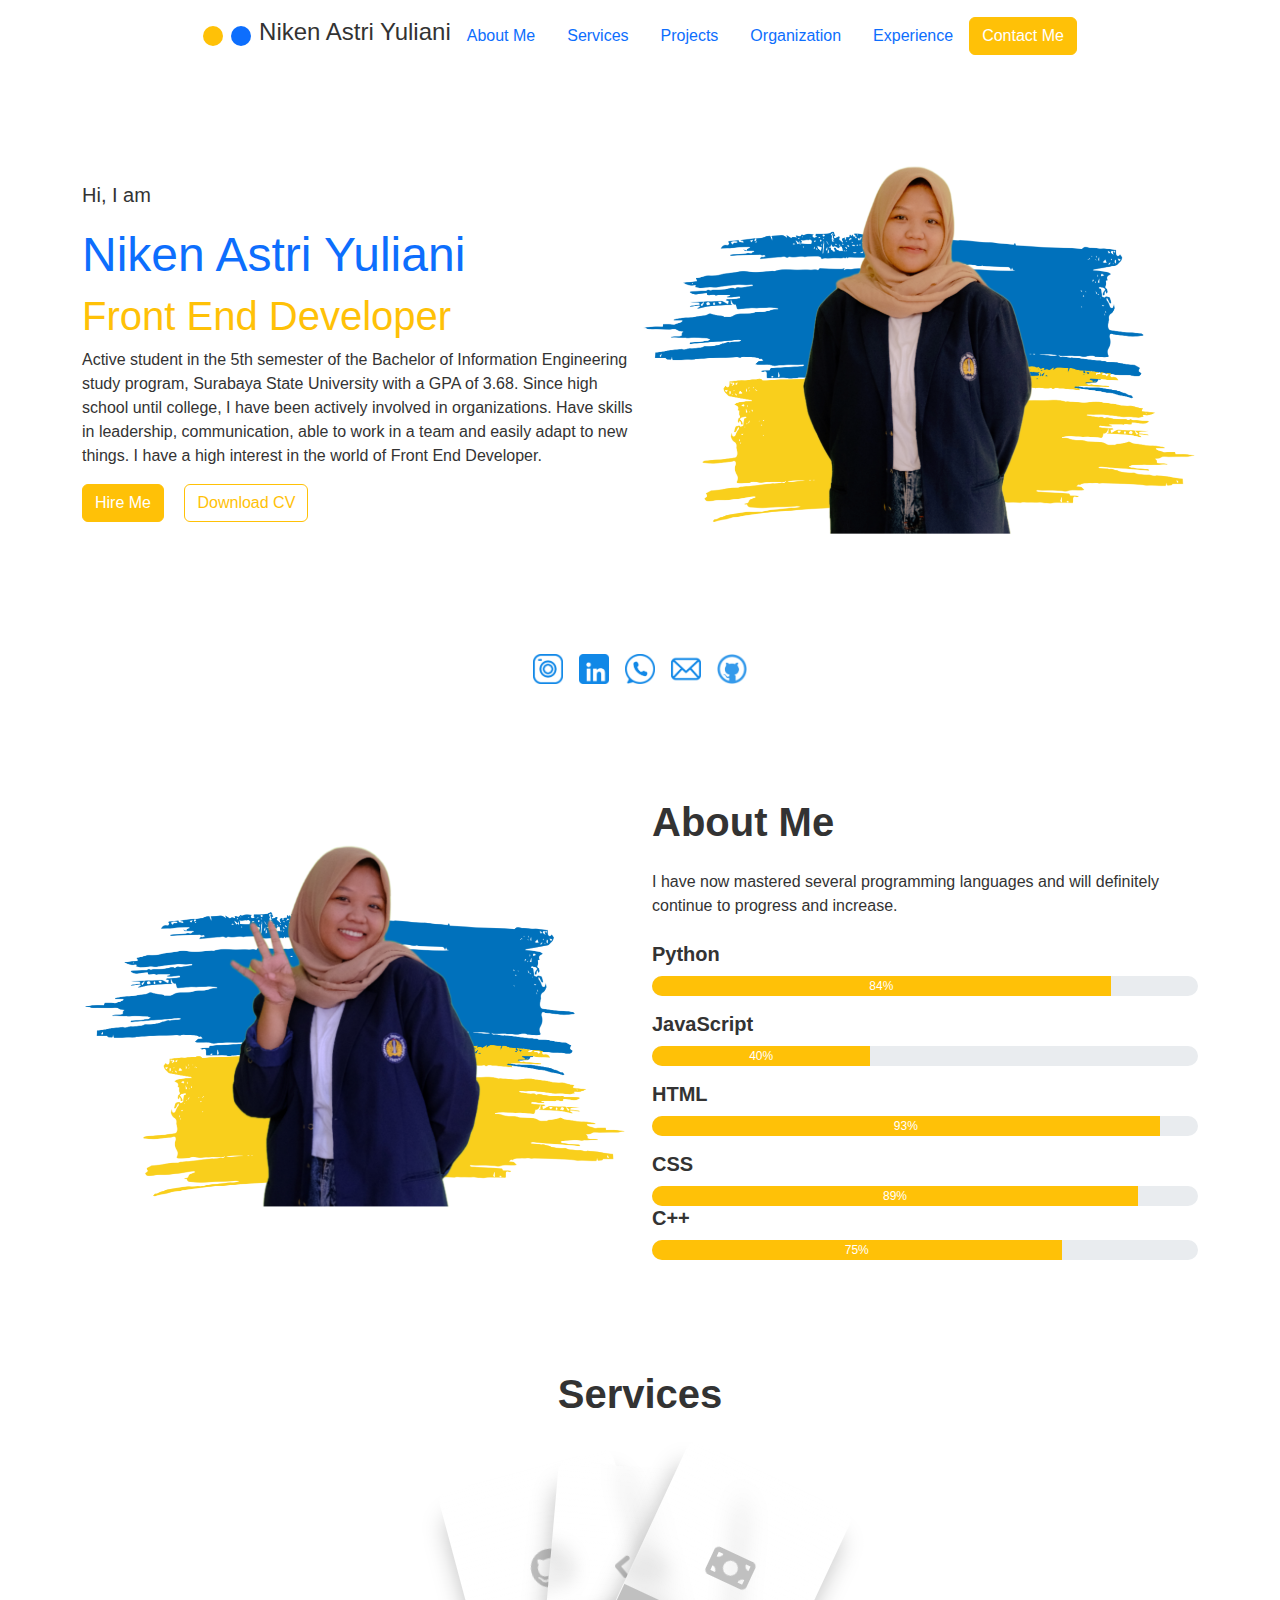
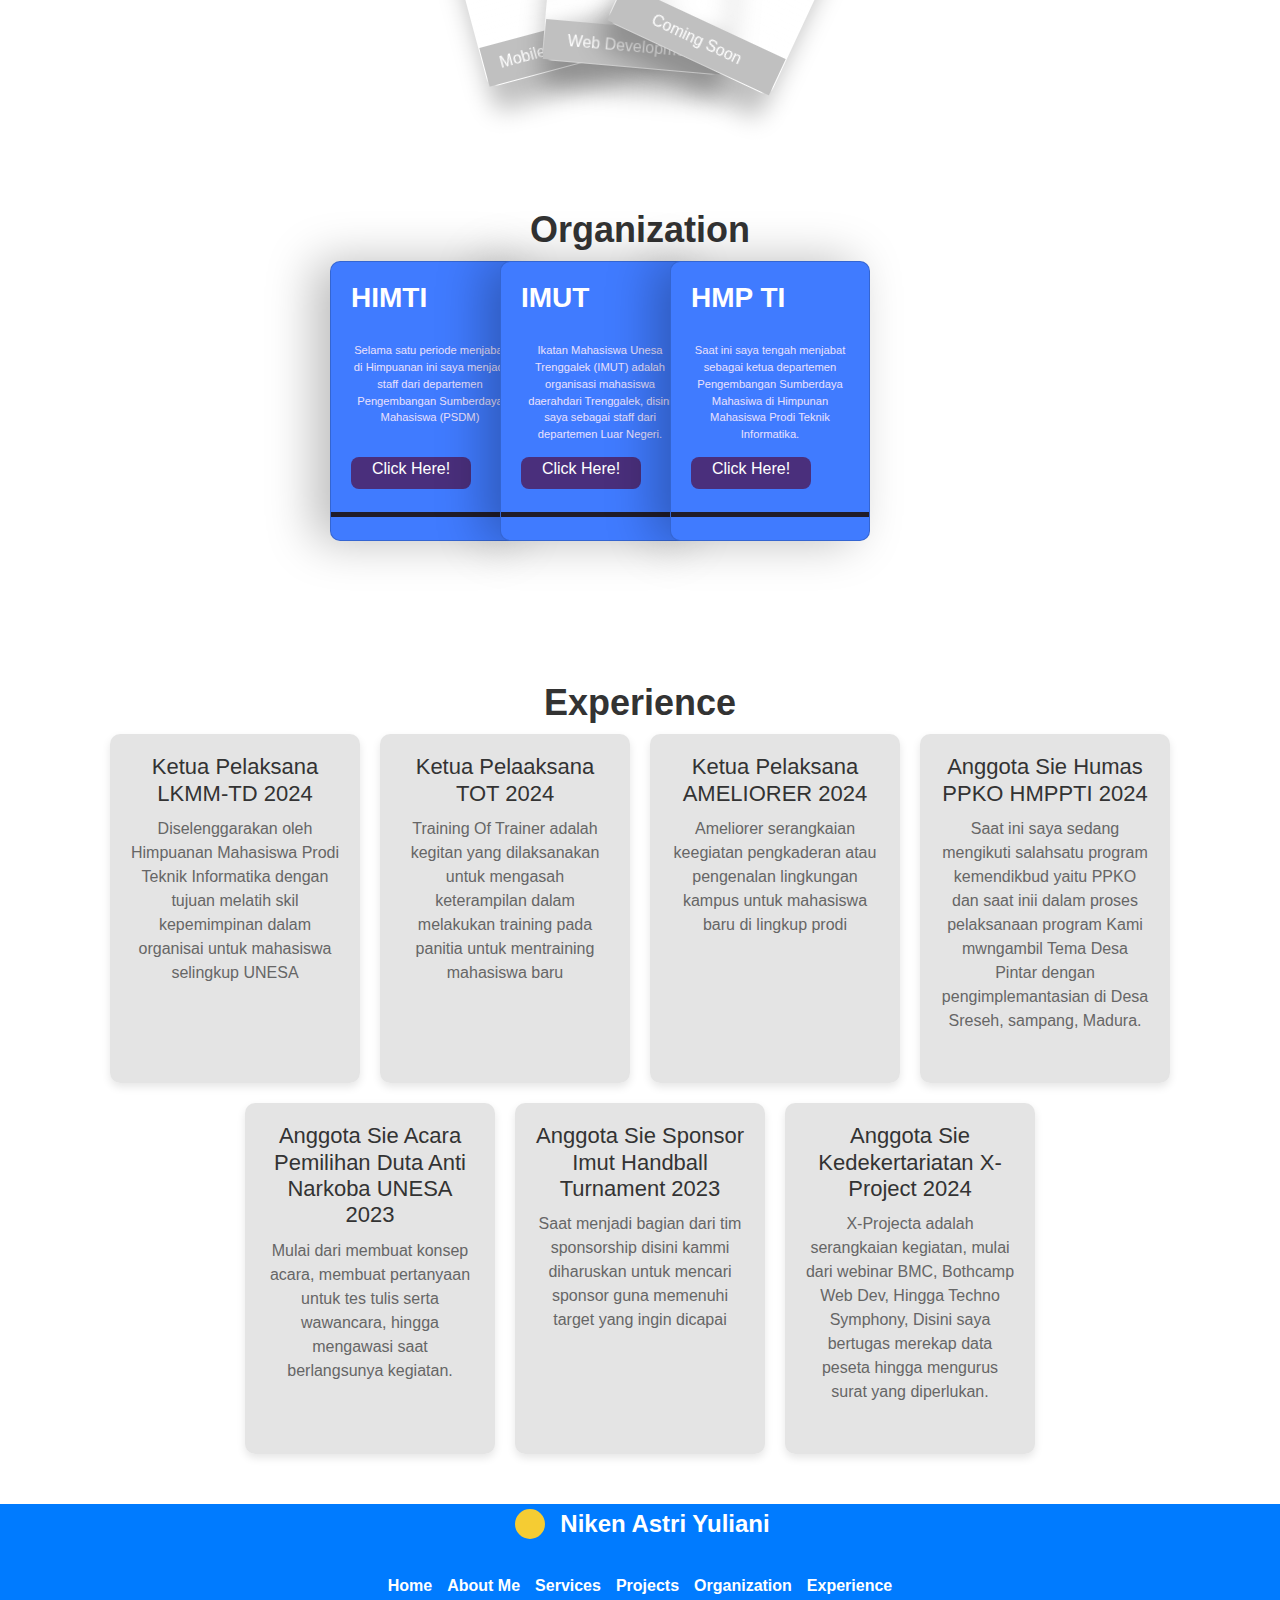
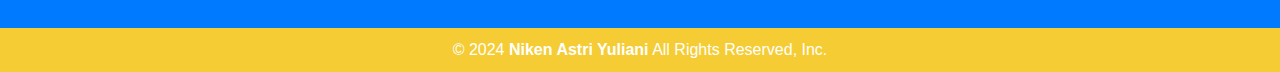
<file: Portofolio Niken/index.html>
<!DOCTYPE html>
<html lang="en">

<head>
  <meta charset="UTF-8" />
  <meta name="viewport" content="width=device-width, initial-scale=1.0" />
  <title>Niken Astri Yuliani - Portofolio</title>
  <link href="https://cdn.jsdelivr.net/npm/bootstrap@5.3.0-alpha1/dist/css/bootstrap.min.css" rel="stylesheet" />
  <link rel="stylesheet" href="styles.css" />
</head>

<body>
  <header class="container my-3">
    <div class="d-flex justify-content-between align-items-center">
      <div class="d-flex align-items-center">
        <div class="circle bg-warning me-2"></div>
        <div class="circle bg-primary"></div>
        <h1 class="ms-2">Niken Astri Yuliani</h1>
      </div>
      <nav>
        <ul class="nav">
          <li class="nav-item">
            <a class="nav-link" href="#about">About Me</a>
          </li>
          <li class="nav-item">
            <a class="nav-link" href="#services">Services</a>
          </li>
          <li class="nav-item">
            <a class="nav-link" href="#projects">Projects</a>
          </li><li class="nav-item">
            <a class="nav-link" href="#organization">Organization</a>
          </li>
          <li class="nav-item">
            <a class="nav-link" href="#experience">Experience</a>
          </li>
        </ul>
      </nav>
      <a href="#contact" class="btn btn-warning text-white">Contact Me</a>
    </div>
  </header>

  <section id="home" class="intro container d-flex flex-lg-row flex-column align-items-center">
    <div class="text-content col-lg-6 text-center text-lg-start">
      <p class="lead">Hi, I am</p>
      <h2 class="display-4 text-primary">Niken Astri Yuliani</h2>
      <h3 class="display-5 text-warning">Front End Developer</h3>
      <p>
        Active student in the 5th semester of the Bachelor of Information
        Engineering study program, Surabaya State University with a GPA of
        3.68. Since high school until college, I have been actively involved
        in organizations. Have skills in leadership, communication, able to
        work in a team and easily adapt to new things. I have a high interest
        in the world of Front End Developer.
      </p>
      <div class="mt-3">
        <a href="#" class="btn btn-warning text-white me-3">Hire Me</a>
        <a href="https://drive.google.com/uc?export=download&id=1zF8R5KocXCZpe7hcb5G0BNWSK_ONHCM0"
          class="btn btn-outline-warning" download>Download CV</a>
      </div>
    </div>
    <div class="image-content col-lg-6 text-center mt-4 mt-lg-0">
      <img src="Pict/nikenn.png" alt="Niken pict" class="img-fluid rounded" />
    </div>
  </section>

  <section class="container text-center py-4">
    <div class="d-flex justify-content-center gap-3">
      <a href="https://www.instagram.com/kenns__0?igsh=dGFod20xc2o2N2F3"><img src="Pict/instagram.png" alt="Instagram"
          width="30" /></a>
      <a
        href="https://www.linkedin.com/in/niken-astri-yuliani-980008310?utm_source=share&utm_campaign=share_via&utm_content=profile&utm_medium=android_app"><img
          src="Pict/linkedin.png" alt="LinkedIn" width="30" /></a>
      <a href="https://wa.link/x79ja0"><img src="Pict/whatsapp.png" alt="WhatsApp" width="30" /></a>
      <a href="https://mail.google.com/mail/?view=cm&fs=1&to=nikenastri.393@gmail.com" target="_blank"><img
          src="Pict/email.png" alt="E-mail" width="30" /></a>
      <a href="https://mail.google.com/mail/?view=cm&fs=1&to=nikenastri.393@gmail.com" target="_blank"><img
          src="Pict/GitHub.png" alt="GitHub" width="30" /></a>
    </div>
  </section>

  <script src="https://cdn.jsdelivr.net/npm/bootstrap@5.3.0-alpha1/dist/js/bootstrap.bundle.min.js"></script>

  <section id="about" class="container my-5">
    <div class="row align-items-center">
      <!-- Left Image Section -->
      <div class="col-lg-6 text-center">
        <img src="Pict/nikeen.png" alt="Profile Image" class="img-fluid rounded" />
      </div>
      <!-- Right Text and Skills Section -->
      <div class="col-lg-6">
        <h2 class="mb-4">About Me</h2>
        <p>
          I have now mastered several programming languages and will
          definitely continue to progress and increase.
        </p>

        <!-- Skills Progress Bars -->
        <div class="mt-4">
          <h5>Python</h5>
          <div class="progress mb-3">
            <div class="progress-bar bg-warning" role="progressbar" style="width: 84%" aria-valuenow="84"
              aria-valuemin="0" aria-valuemax="100"> 84%</div>
          </div>

          <h5>JavaScript</h5>
          <div class="progress mb-3">
            <div class="progress-bar bg-warning" role="progressbar" style="width: 40%" aria-valuenow="40"
              aria-valuemin="0" aria-valuemax="100"> 40%</div>
          </div>

          <h5>HTML</h5>
          <div class="progress mb-3">
            <div class="progress-bar bg-warning" role="progressbar" style="width: 93%" aria-valuenow="93"
              aria-valuemin="0" aria-valuemax="100"> 93%</div>
          </div>

          <h5>CSS</h5>
          <div class="progress">
            <div class="progress-bar bg-warning" role="progressbar" style="width: 89%" aria-valuenow="89"
              aria-valuemin="0" aria-valuemax="100"> 89%</div>
          </div>

          <h5>C++</h5>
          <div class="progress">
            <div class="progress-bar bg-warning" role="progressbar" style="width: 75%" aria-valuenow="75"
              aria-valuemin="0" aria-valuemax="100"> 75%</div>
          </div>
        </div>
      </div>
    </div>
  </section>

  <!-- Services Section -->
  <section id="services" class="services">
    <h1 class="section-title">Services</h1>

    <div class="container">
      <div data-text="Mobile Development" style="--r:-15;" class="glass">
        <svg viewBox="0 0 496 512" height="1em" xmlns="http://www.w3.org/2000/svg">
          <path
            d="M165.9 397.4c0 2-2.3 3.6-5.2 3.6-3.3.3-5.6-1.3-5.6-3.6 0-2 2.3-3.6 5.2-3.6 3-.3 5.6 1.3 5.6 3.6zm-31.1-4.5c-.7 2 1.3 4.3 4.3 4.9 2.6 1 5.6 0 6.2-2s-1.3-4.3-4.3-5.2c-2.6-.7-5.5.3-6.2 2.3zm44.2-1.7c-2.9.7-4.9 2.6-4.6 4.9.3 2 2.9 3.3 5.9 2.6 2.9-.7 4.9-2.6 4.6-4.6-.3-1.9-3-3.2-5.9-2.9zM244.8 8C106.1 8 0 113.3 0 252c0 110.9 69.8 205.8 169.5 239.2 12.8 2.3 17.3-5.6 17.3-12.1 0-6.2-.3-40.4-.3-61.4 0 0-70 15-84.7-29.8 0 0-11.4-29.1-27.8-36.6 0 0-22.9-15.7 1.6-15.4 0 0 24.9 2 38.6 25.8 21.9 38.6 58.6 27.5 72.9 20.9 2.3-16 8.8-27.1 16-33.7-55.9-6.2-112.3-14.3-112.3-110.5 0-27.5 7.6-41.3 23.6-58.9-2.6-6.5-11.1-33.3 2.6-67.9 20.9-6.5 69 27 69 27 20-5.6 41.5-8.5 62.8-8.5s42.8 2.9 62.8 8.5c0 0 48.1-33.6 69-27 13.7 34.7 5.2 61.4 2.6 67.9 16 17.7 25.8 31.5 25.8 58.9 0 96.5-58.9 104.2-114.8 110.5 9.2 7.9 17 22.9 17 46.4 0 33.7-.3 75.4-.3 83.6 0 6.5 4.6 14.4 17.3 12.1C428.2 457.8 496 362.9 496 252 496 113.3 383.5 8 244.8 8zM97.2 352.9c-1.3 1-1 3.3.7 5.2 1.6 1.6 3.9 2.3 5.2 1 1.3-1 1-3.3-.7-5.2-1.6-1.6-3.9-2.3-5.2-1zm-10.8-8.1c-.7 1.3.3 2.9 2.3 3.9 1.6 1 3.6.7 4.3-.7.7-1.3-.3-2.9-2.3-3.9-2-.6-3.6-.3-4.3.7zm32.4 35.6c-1.6 1.3-1 4.3 1.3 6.2 2.3 2.3 5.2 2.6 6.5 1 1.3-1.3.7-4.3-1.3-6.2-2.2-2.3-5.2-2.6-6.5-1zm-11.4-14.7c-1.6 1-1.6 3.6 0 5.9 1.6 2.3 4.3 3.3 5.6 2.3 1.6-1.3 1.6-3.9 0-6.2-1.4-2.3-4-3.3-5.6-2z">
          </path>
        </svg>
      </div>
      <div data-text="Web Development" style="--r:5;" class="glass">
        <svg viewBox="0 0 640 512" height="1em" xmlns="http://www.w3.org/2000/svg">
          <path
            d="M392.8 1.2c-17-4.9-34.7 5-39.6 22l-128 448c-4.9 17 5 34.7 22 39.6s34.7-5 39.6-22l128-448c4.9-17-5-34.7-22-39.6zm80.6 120.1c-12.5 12.5-12.5 32.8 0 45.3L562.7 256l-89.4 89.4c-12.5 12.5-12.5 32.8 0 45.3s32.8 12.5 45.3 0l112-112c12.5-12.5 12.5-32.8 0-45.3l-112-112c-12.5-12.5-32.8-12.5-45.3 0zm-306.7 0c-12.5-12.5-32.8-12.5-45.3 0l-112 112c-12.5 12.5-12.5 32.8 0 45.3l112 112c12.5 12.5 32.8 12.5 45.3 0s12.5-32.8 0-45.3L77.3 256l89.4-89.4c12.5-12.5 12.5-32.8 0-45.3z">
          </path>
        </svg>
      </div>
      <div data-text="Coming Soon" style="--r:25;" class="glass">
        <svg viewBox="0 0 576 512" height="1em" xmlns="http://www.w3.org/2000/svg">
          <path
            d="M64 64C28.7 64 0 92.7 0 128V384c0 35.3 28.7 64 64 64H512c35.3 0 64-28.7 64-64V128c0-35.3-28.7-64-64-64H64zm64 320H64V320c35.3 0 64 28.7 64 64zM64 192V128h64c0 35.3-28.7 64-64 64zM448 384c0-35.3 28.7-64 64-64v64H448zm64-192c-35.3 0-64-28.7-64-64h64v64zM288 160a96 96 0 1 1 0 192 96 96 0 1 1 0-192z">
          </path>
        </svg>
      </div>
    </div>
  </section>

<section id="organization" class="Organization-section">
  <h2>Organization</h2> 
  <div class="card-container">
    
    <div class="card">
      <div class="title-1">HIMTI</div>
      <div class="content">
        Selama satu periode menjabat di Himpuanan ini saya menjadi staff dari departemen Pengembangan Sumberdaya Mahasiswa (PSDM)
      </div>
      <a href="https://www.instagram.com/p/Cu_Z5-MPWy7/?igsh=MWRxaXNjdnNzZWd2ag==" target="_blank" class="org-btn">
        Click Here!
      </a>
      <div class="bar">
        <div class="emptybar"></div>
        <div class="filledbar"></div>
      </div>
    </div>
    
    <div class="card">
      <div class="title-1">IMUT</div>
      <div class="content">
        Ikatan Mahasiswa Unesa Trenggalek (IMUT) adalah organisasi mahasiswa daerahdari Trenggalek, disini saya sebagai staff dari departemen Luar Negeri.
      </div>
      <a href="https://www.instagram.com/p/CxkVrWavoj5/?igsh=cnF2ODR5dTcwamdm" target="_blank" class="org-btn">
        Click Here!
      </a>
      <div class="bar">
        <div class="emptybar"></div>
        <div class="filledbar"></div>
      </div>
    </div>
    
    <div class="card">
      <div class="title-1">HMP TI</div>
      <div class="content">
        Saat ini saya tengah menjabat sebagai ketua departemen Pengembangan Sumberdaya Mahasiwa di Himpunan Mahasiswa  Prodi Teknik Informatika.
      </div>
      <a href="https://www.instagram.com/p/C8gOtScJcYM/?igsh=NXhwYXRhMDJ3cHpm" target="_blank" class="org-btn">
        Click Here!
      </a>
      <div class="bar">
        <div class="emptybar"></div>
        <div class="filledbar"></div>
      </div>
    </div>

  </div>
</section>

<section id="experience" class="experience-section">
  <h2>Experience</h2>
  <div class="experience-container">
    <div class="experience-box">
      <h3>Ketua Pelaksana LKMM-TD 2024</h3>
      <p>Diselenggarakan oleh Himpuanan Mahasiswa Prodi Teknik Informatika dengan tujuan melatih skil kepemimpinan dalam organisai untuk mahasiswa selingkup UNESA</p>
    </div>
    <div class="experience-box">
      <h3>Ketua Pelaaksana TOT 2024</h3>
      <p>Training Of Trainer adalah kegitan yang dilaksanakan untuk mengasah keterampilan dalam melakukan training pada panitia untuk mentraining mahasiswa baru</p>
    </div>
    <div class="experience-box">
      <h3>Ketua Pelaksana AMELIORER 2024</h3>
      <p>Ameliorer serangkaian keegiatan pengkaderan atau pengenalan lingkungan kampus untuk mahasiswa baru di lingkup prodi</p>
    </div>
    <div class="experience-box">
      <h3>Anggota Sie Humas PPKO HMPPTI 2024</h3>
      <p>Saat ini saya sedang mengikuti salahsatu program kemendikbud yaitu PPKO dan saat inii dalam proses pelaksanaan program Kami mwngambil Tema Desa Pintar dengan pengimplemantasian di Desa Sreseh, sampang, Madura.</p>
    </div>
    <div class="experience-box">
      <h3>Anggota Sie Acara Pemilihan Duta Anti Narkoba UNESA 2023</h3>
      <p>Mulai dari membuat konsep acara, membuat pertanyaan untuk tes tulis serta wawancara, hingga mengawasi saat berlangsunya kegiatan.</p>
    </div>
    <div class="experience-box">
      <h3>Anggota Sie Sponsor Imut Handball Turnament 2023</h3>
      <p>Saat menjadi bagian dari tim sponsorship disini kammi diharuskan untuk mencari sponsor guna memenuhi target yang ingin dicapai</p>
    </div>
    <div class="experience-box">
      <h3>Anggota Sie Kedekertariatan X-Project 2024</h3>
      <p>X-Projecta adalah serangkaian kegiatan, mulai dari webinar BMC, Bothcamp Web Dev, Hingga Techno Symphony, Disini saya bertugas merekap data peseta hingga mengurus surat yang diperlukan.</p>
    </div>
  </div>
</section>

<footer>
  <div class="footer-container">
      <div class="footer-logo">
          <span class="logo-circle"></span>
          <span class="logo-text">Niken Astri Yuliani</span>
      </div>
      <nav class="footer-nav">
          <ul>
              <li><a href="#home">Home</a></li>
              <li><a href="#about">About Me</a></li>
              <li><a href="#services">Services</a></li>
              <li><a href="#projects">Projects</a></li>
              <li><a href="#organization">Organization</a></li>
              <li><a href="#experience">Experience</a></li>
          </ul>
      </nav>
  </div>
  <div class="footer-bottom">
      <p>© 2024 <span class="footer-brand">Niken Astri Yuliani</span> All Rights Reserved, Inc.</p>
  </div>
</footer>

<script src="script.js"></script>
</body>
</html>
</file>
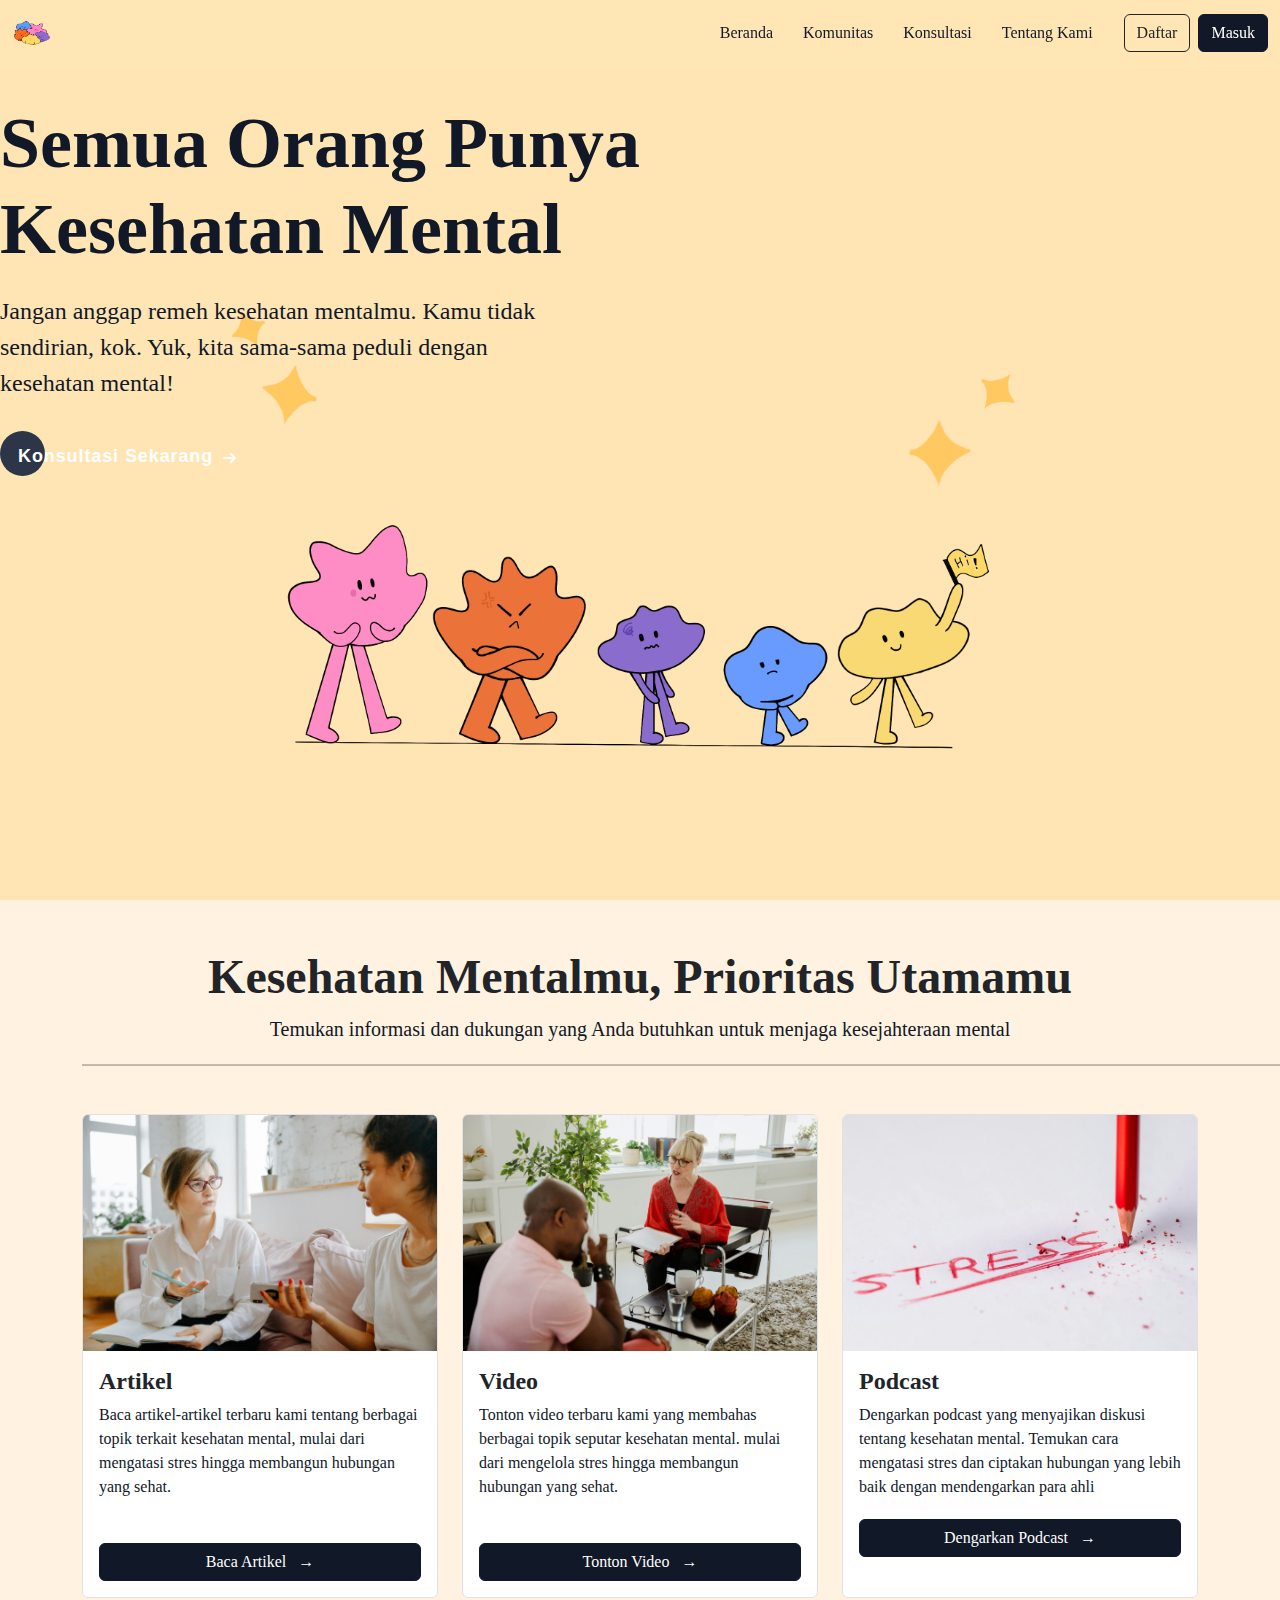
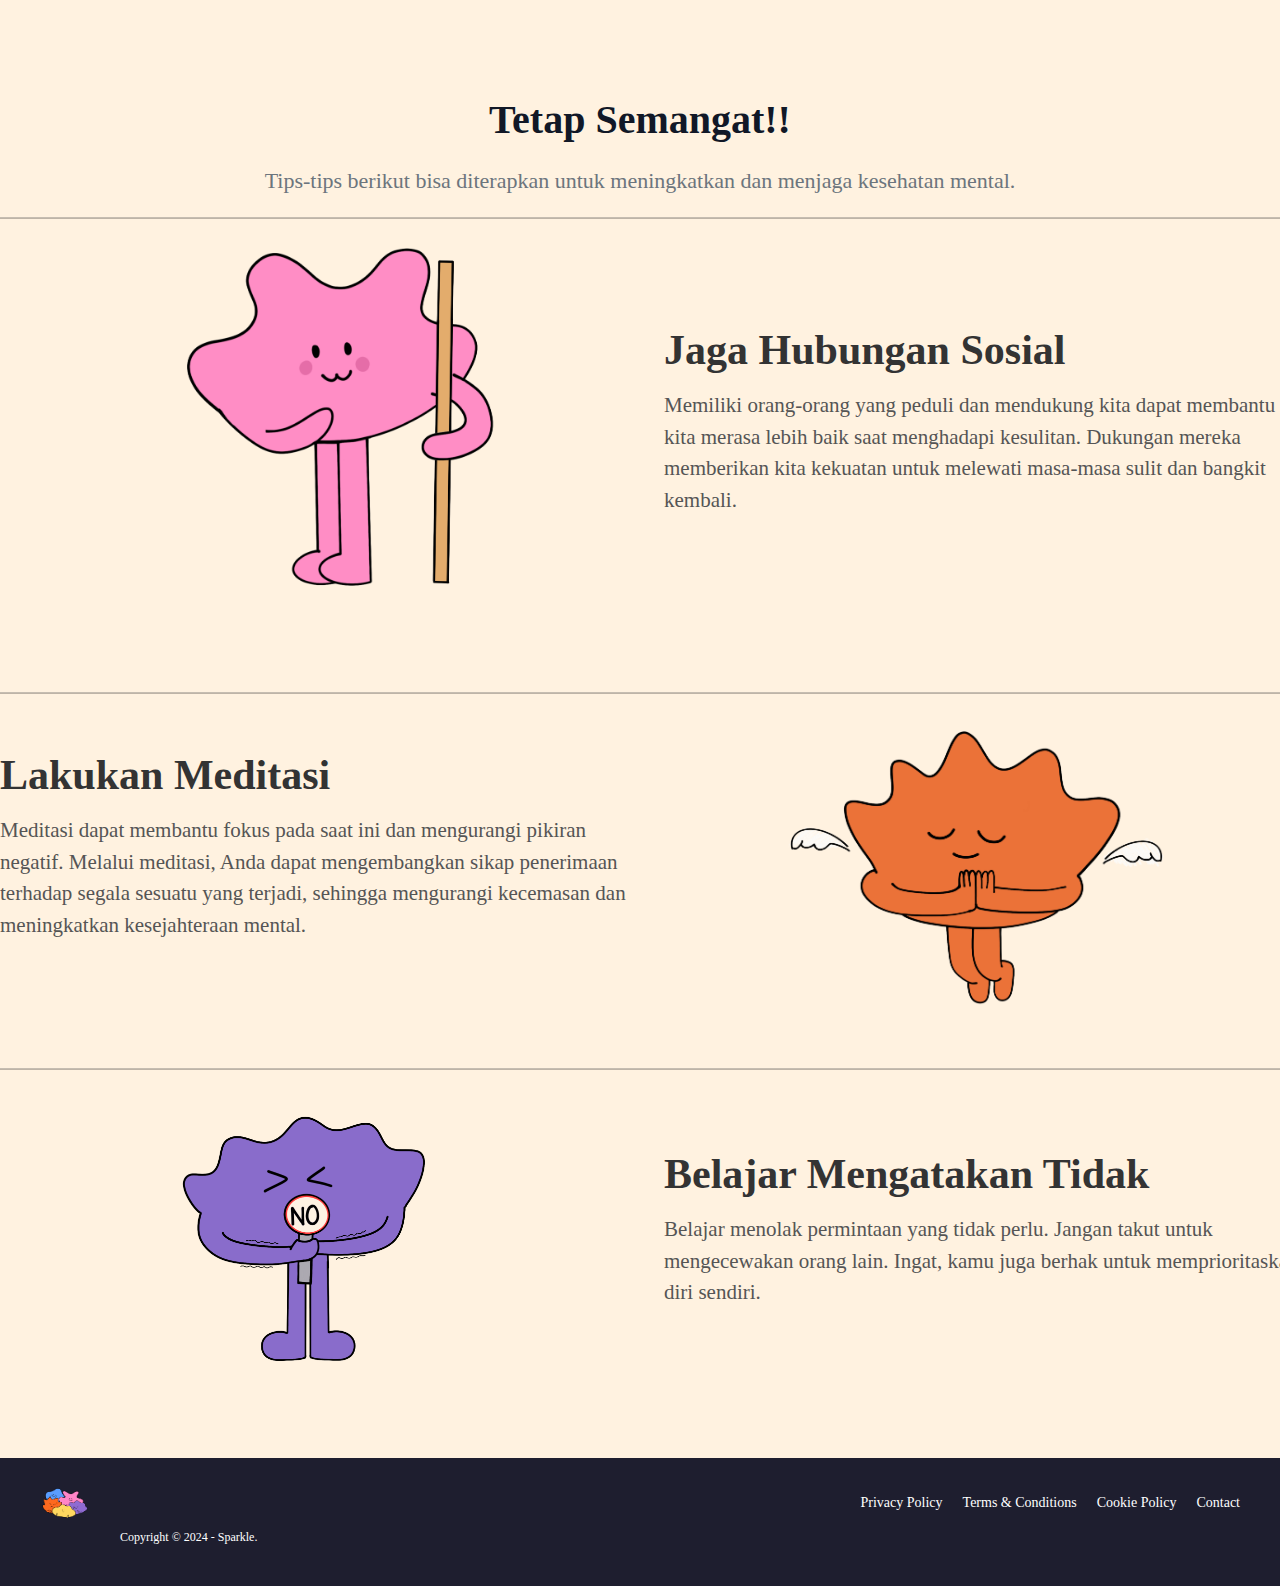
<file: celerates/EmotiCare/index.html>
<!DOCTYPE html>
<html lang="en">

<head>
    <meta charset="UTF-8">
    <meta name="viewport" content="width=device-width, initial-scale=1.0">
    <title>Sparkle Project</title>
    <link href="https://cdn.jsdelivr.net/npm/bootstrap@5.3.0-alpha1/dist/css/bootstrap.min.css" rel="stylesheet">
    <link rel="stylesheet" href="home-page-styles.css">
</head>

<body>
    <!-- Navigation Bar -->
    <nav class="navbar navbar-expand-lg navbar-light fixed-top">
        <div class="container-fluid">
            <a class="navbar-brand" href="#">
                <img src="Foto/logo_fix.png" alt="Logo" width="40" height="40">
            </a>
            <button class="navbar-toggler" type="button" data-bs-toggle="collapse" data-bs-target="#navbarNav"
                aria-controls="navbarNav" aria-expanded="false" aria-label="Toggle navigation">
                <span class="navbar-toggler-icon"></span>
            </button>
            <div class="collapse navbar-collapse justify-content-end" id="navbarNav">
                <ul class="navbar-nav">
                    <li class="nav-item">
                        <a class="nav-link" href="#Beranda">Beranda</a>
                    </li>
                    <li class="nav-item">
                        <a class="nav-link" href="#">Komunitas</a>
                    </li>
                    <li class="nav-item">
                        <a class="nav-link" href="#">Konsultasi</a>
                    </li>
                    <li class="nav-item">
                        <a class="nav-link" href="aboutUs.html">Tentang Kami</a>
                    </li>
                </ul>
                <ul class="navbar-nav ms-3">
                    <li class="nav-item">
                        <a class="btn btn-outline-dark me-2" href="login.html">Daftar</a>
                    </li>
                    <li class="nav-item">
                        <a class="btn btn-dark" href="signup.html">Masuk</a>
                    </li>
                </ul>
            </div>
        </div>
    </nav>

    <!-- Main Section -->
    <section id="Beranda" class="main-section">
        <div class="main-content">
            <div class="main-text">
                <h1>Semua Orang Punya Kesehatan Mental</h1>
                <p>Jangan anggap remeh kesehatan mentalmu. Kamu tidak <br> sendirian, kok. Yuk, kita sama-sama peduli
                    dengan <br> kesehatan mental!</p>

                <button class="cta">
                    <span>Konsultasi Sekarang</span>
                    <svg width="15px" height="10px" viewBox="0 0 13 10">
                        <path d="M1,5 L11,5"></path>
                        <polyline points="8 1 12 5 8 9"></polyline>
                    </svg>
                </button>
            </div>
            <!--<div class="main-image">
                <img src="Foto/logo_barufix.png" alt="Mental Health Logo">
            </div>-->
        </div>
    </section>

    <!-- Section: Mental Health Priorities -->
    <section class="text-center py-5">
        <div class="container">
            <h2 class="display-5 fw-bold">Kesehatan Mentalmu, Prioritas Utamamu</h2>
            <p class="lead">Temukan informasi dan dukungan yang Anda butuhkan untuk menjaga kesejahteraan mental</p>
            <hr class="custom-hr">

            <!-- Cards Section -->
            <div class="row mt-5">
                <div class="col-md-4">
                    <div class="card h-100">
                        <img src="Foto/konsultasi.jpg" class="card-img-top" alt="Artikel Image">
                        <div class="card-body d-flex flex-column">
                            <h5 class="card-title fw-bold">Artikel</h5>
                            <p class="card-text">Baca artikel-artikel terbaru kami tentang berbagai topik terkait
                                kesehatan mental, mulai dari mengatasi stres hingga membangun hubungan yang sehat.</p>
                            <br>
                            <a href="artikel.html" class="btn btn-dark">Baca Artikel <span class="ms-2">→</span></a>

                        </div>
                    </div>
                </div>

                <div class="col-md-4">
                    <div class="card h-100">
                        <img src="Foto/konsultasi2.jpg" class="card-img-top" alt="Artikel Image">
                        <div class="card-body d-flex flex-column">
                            <h5 class="card-title fw-bold">Video</h5>
                            <p class="card-text">Tonton video terbaru kami yang membahas berbagai topik seputar
                                kesehatan mental. mulai dari mengelola stres hingga membangun hubungan yang sehat.</p>
                            <br>
                            <a href="#" class="btn btn-dark">Tonton Video <span class="ms-2">→</span></a>
                        </div>
                    </div>
                </div>

                <div class="col-md-4">
                    <div class="card h-100">
                        <img src="Foto/stres.jpg" class="card-img-top" alt="Podcast Image">
                        <div class="card-body d-flex flex-column">
                            <h5 class="card-title fw-bold">Podcast</h5>
                            <p class="card-text">Dengarkan podcast yang menyajikan diskusi tentang kesehatan mental.
                                Temukan cara mengatasi stres dan ciptakan hubungan yang lebih baik dengan mendengarkan
                                para ahli </p>
                            <a href="#" class="btn btn-dark">Dengarkan Podcast <span class="ms-2">→</span></a>
                        </div>
                    </div>
                </div>
            </div>
        </div>
    </section>

    <!-- Motivational Section -->
    <div class="motivational-section">
        <h1>Tetap Semangat!!</h1>
        <p>Tips-tips berikut bisa diterapkan untuk meningkatkan dan menjaga kesehatan mental.</p>
        <hr class="custom-hr">
    </div>

    <!-- Tips Section -->
    <div class="tips-section">
        <!--Tips 01-->
        <div class="row align-items-center">
            <div class="col-md-6">
                <div class="image-container">
                    <img src="Foto/pink-crop.PNG" alt="Image" class="img-fluid">
                </div>
            </div>
            <div class="col-md-6">
                <h2 class="tips-title">Jaga Hubungan Sosial</h2>
                <p class="tips-text">
                    Memiliki orang-orang yang peduli dan mendukung kita dapat membantu kita merasa lebih baik saat
                    menghadapi kesulitan. Dukungan mereka memberikan kita kekuatan untuk melewati masa-masa sulit dan
                    bangkit kembali.
                </p>
            </div>
        </div>
        <hr class="custom-hr">

        <!--Tips 02-->
        <div class="row align-items-center">
            <div class="col-md-6 order-2">
                <div class="image-container">
                    <img src="Foto/orange.PNG" alt="Image" class="img-fluid">
                </div>
            </div>
            <div class="col-md-6 ord">
                <h2 class="tips-title">Lakukan Meditasi</h2>
                <p class="tips-text">
                    Meditasi dapat membantu fokus pada saat ini dan mengurangi pikiran negatif. Melalui meditasi, Anda
                    dapat mengembangkan sikap penerimaan terhadap segala sesuatu yang terjadi, sehingga mengurangi
                    kecemasan dan meningkatkan kesejahteraan mental.
                </p>
            </div>
        </div>
        <hr class="custom-hr">

        <!--Tips 03-->
        <div class="row align-items-center">
            <div class="col-md-6">
                <div class="image-container">
                    <img src="Foto/ungu.PNG" alt="Image" class="img-fluid">
                </div>
            </div>
            <div class="col-md-6">
                <h2 class="tips-title">Belajar Mengatakan Tidak</h2>
                <p class="tips-text">
                    Belajar menolak permintaan yang tidak perlu. Jangan takut untuk mengecewakan orang lain. Ingat, kamu
                    juga berhak untuk memprioritaskan diri sendiri.
                </p>
            </div>
        </div>
    </div>

    <!--Footer Section-->
    <footer>
        <div class="footer-content">
            <div class="logo">
                <img src="Foto/logo_fix.png" alt="Logo">
            </div>
            <div class="links">
                <a href="#">Privacy Policy</a>
                <a href="#">Terms & Conditions</a>
                <a href="#">Cookie Policy</a>
                <a href="#">Contact</a>
            </div>
        </div>
        <div class="copyright">
            <p>Copyright © 2024 - Sparkle.</p>
        </div>
    </footer>
</body>

</html>
</file>
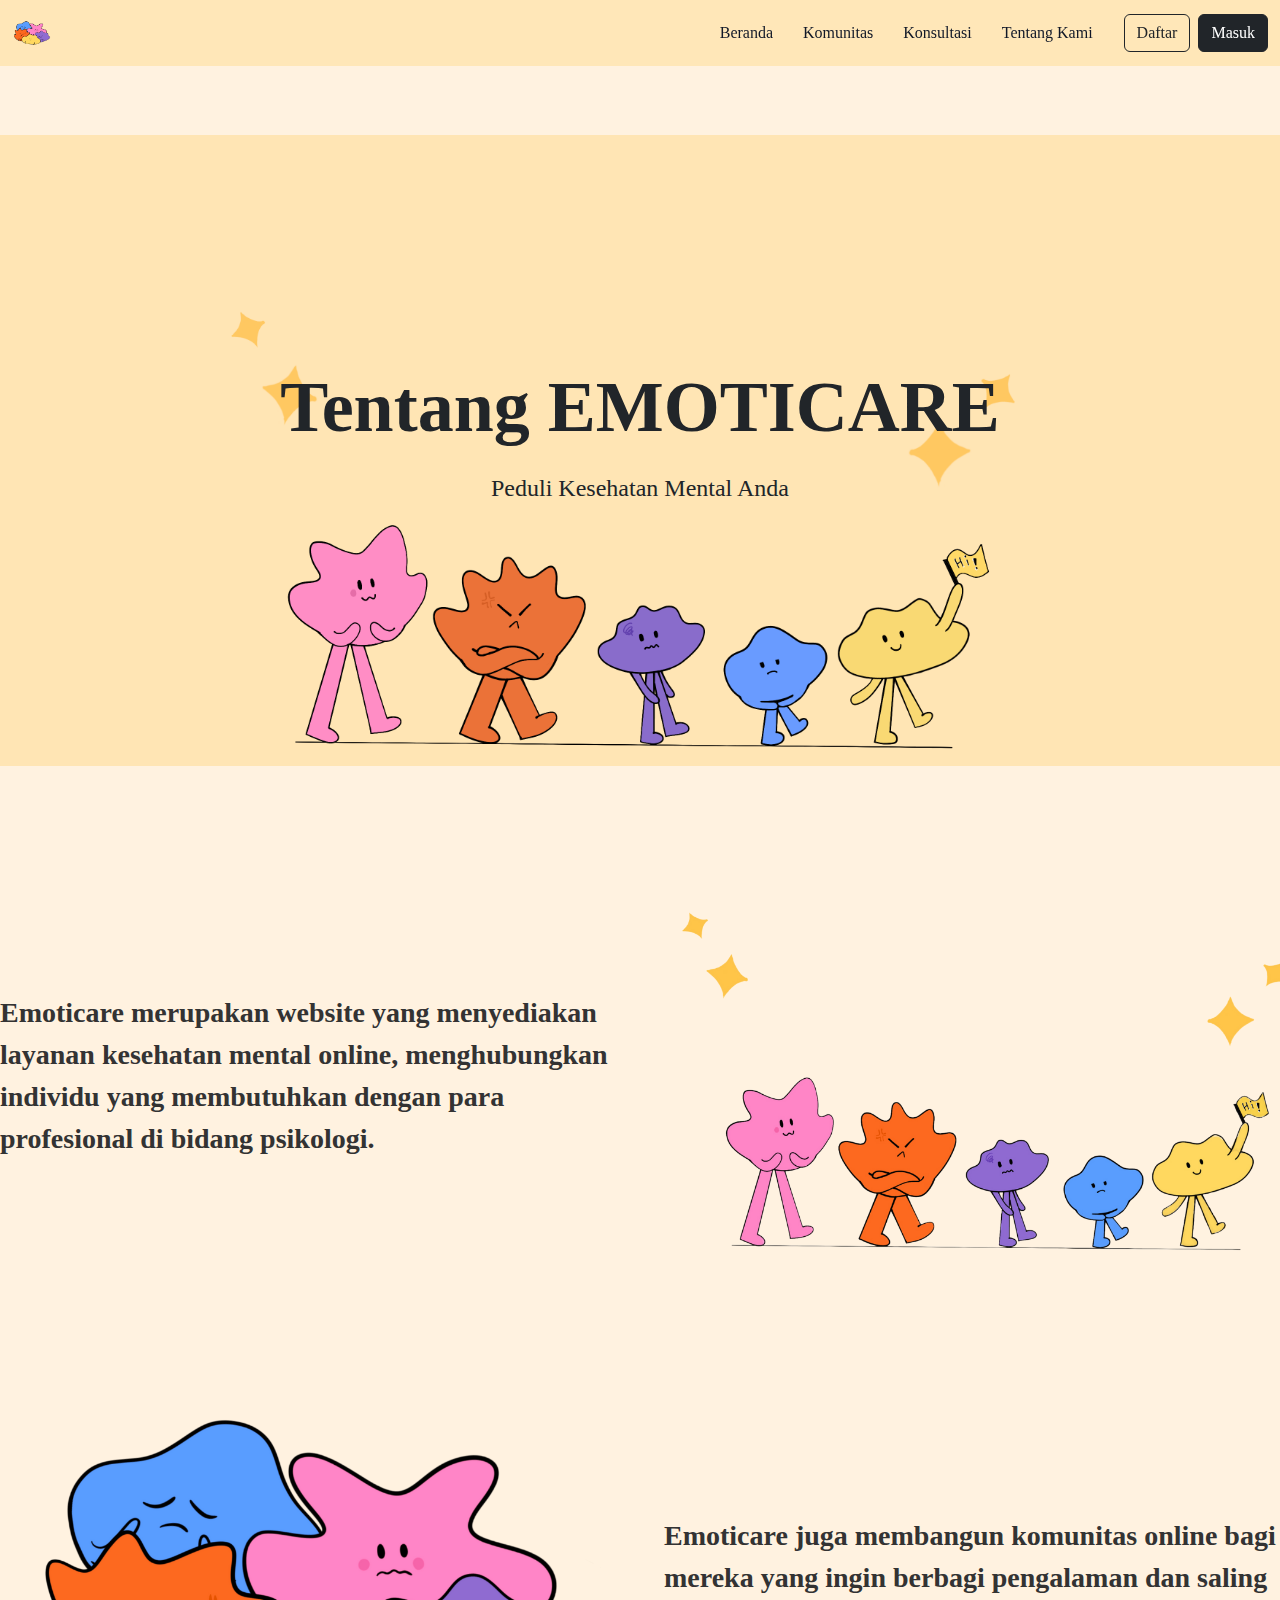
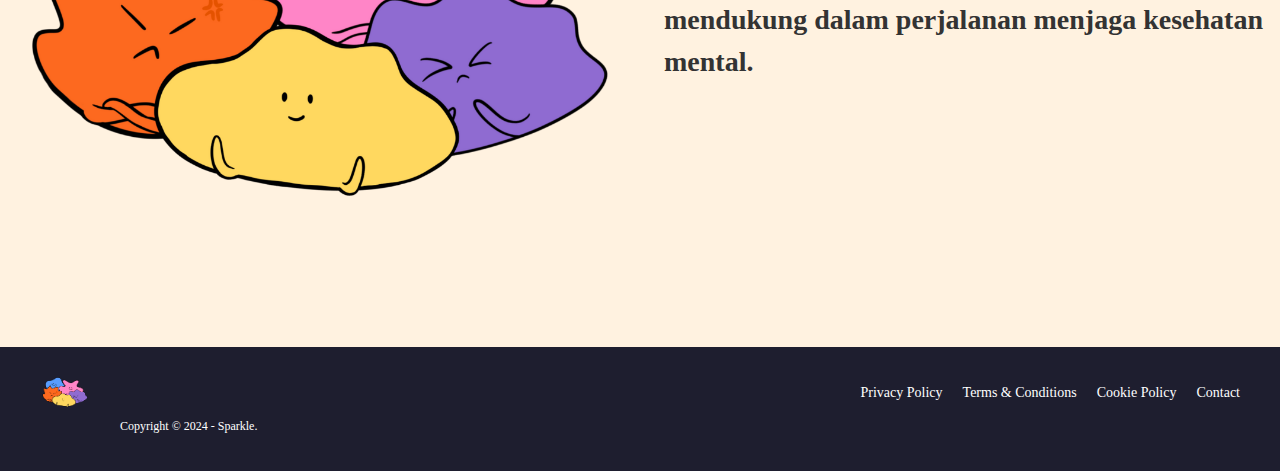
<file: celerates/EmotiCare/aboutUs.html>
<!DOCTYPE html>
<html lang="id">
  <head>
    <meta charset="UTF-8" />
    <meta name="viewport" content="width=device-width, initial-scale=1.0" />
    <title>Tentang Emoticare</title>
    <link
      href="https://cdn.jsdelivr.net/npm/bootstrap@5.3.0-alpha1/dist/css/bootstrap.min.css"
      rel="stylesheet"
    />
    <link rel="stylesheet" href="abouUs.css" />
  </head>
  <body>
    <!-- Navigation Bar -->
    <nav class="navbar navbar-expand-lg navbar-light fixed-top">
      <div class="container-fluid">
        <a class="navbar-brand" href="#">
          <img src="Foto/logo_fix.png" alt="Logo" width="40" height="40" />
        </a>
        <button
          class="navbar-toggler" type="button" data-bs-toggle="collapse" data-bs-target="#navbarNav" aria-controls="navbarNav" aria-expanded="false" aria-label="Toggle navigation"
        >
          <span class="navbar-toggler-icon"></span>
        </button>
        <div
          class="collapse navbar-collapse justify-content-end"
          id="navbarNav"
        >
          <ul class="navbar-nav">
            <li class="nav-item">
              <a class="nav-link" href="index.html">Beranda</a>
            </li>
            <li class="nav-item">
              <a class="nav-link" href="#">Komunitas</a>
            </li>
            <li class="nav-item">
              <a class="nav-link" href="#">Konsultasi</a>
            </li>
            <li class="nav-item">
              <a class="nav-link" href="aboutUs.html">Tentang Kami</a>
            </li>
          </ul>
          <ul class="navbar-nav ms-3">
            <li class="nav-item">
              <a class="btn btn-outline-dark me-2" href="login.html">Daftar</a>
            </li>
            <li class="nav-item">
              <a class="btn btn-dark" href="signup.html">Masuk</a>
            </li>
          </ul>
        </div>
      </div>
    </nav>

    <div class="header">
      <div class="main-text">
        <h1>Tentang EMOTICARE</h1>
        <p>Peduli Kesehatan Mental Anda</p>
      </div>
    </div>

    <div class="content">
        <div class="row align-items-center">
            <div class="col-md-6 order-2">
                <div class="image-container">
                    <img src="Foto/home_nobg.png" alt="Image" class="img-fluid">
                </div>
            </div>
            <div class="col-md-6">
                <p class="text">
                    Emoticare merupakan website yang menyediakan layanan kesehatan mental online, menghubungkan individu yang membutuhkan dengan para profesional di bidang psikologi.
                </p>
            </div>
        </div>

        <div class="row align-items-center">
            <div class="col-md-6">
                <div class="image-container">
                    <img src="Foto/logo_fix.png" alt="Image" class="img-fluid">
                </div>
            </div>
            <div class="col-md-6 ord">
                <p class="text">
                    Emoticare juga membangun komunitas online bagi mereka yang ingin berbagi pengalaman dan saling mendukung dalam perjalanan menjaga kesehatan mental.
                </p>
            </div>
        </div>
    </div>

    <footer>
        <div class="footer-content">
            <div class="logo">
                <img src="Foto/logo_fix.png" alt="Logo">
            </div>
            <div class="links">
                <a href="#">Privacy Policy</a>
                <a href="#">Terms & Conditions</a>
                <a href="#">Cookie Policy</a>
                <a href="#">Contact</a>
            </div>
        </div>
        <div class="copyright">
            <p>Copyright © 2024 - Sparkle.</p>
        </div>
    </footer>
  </body>
</html>
</file>
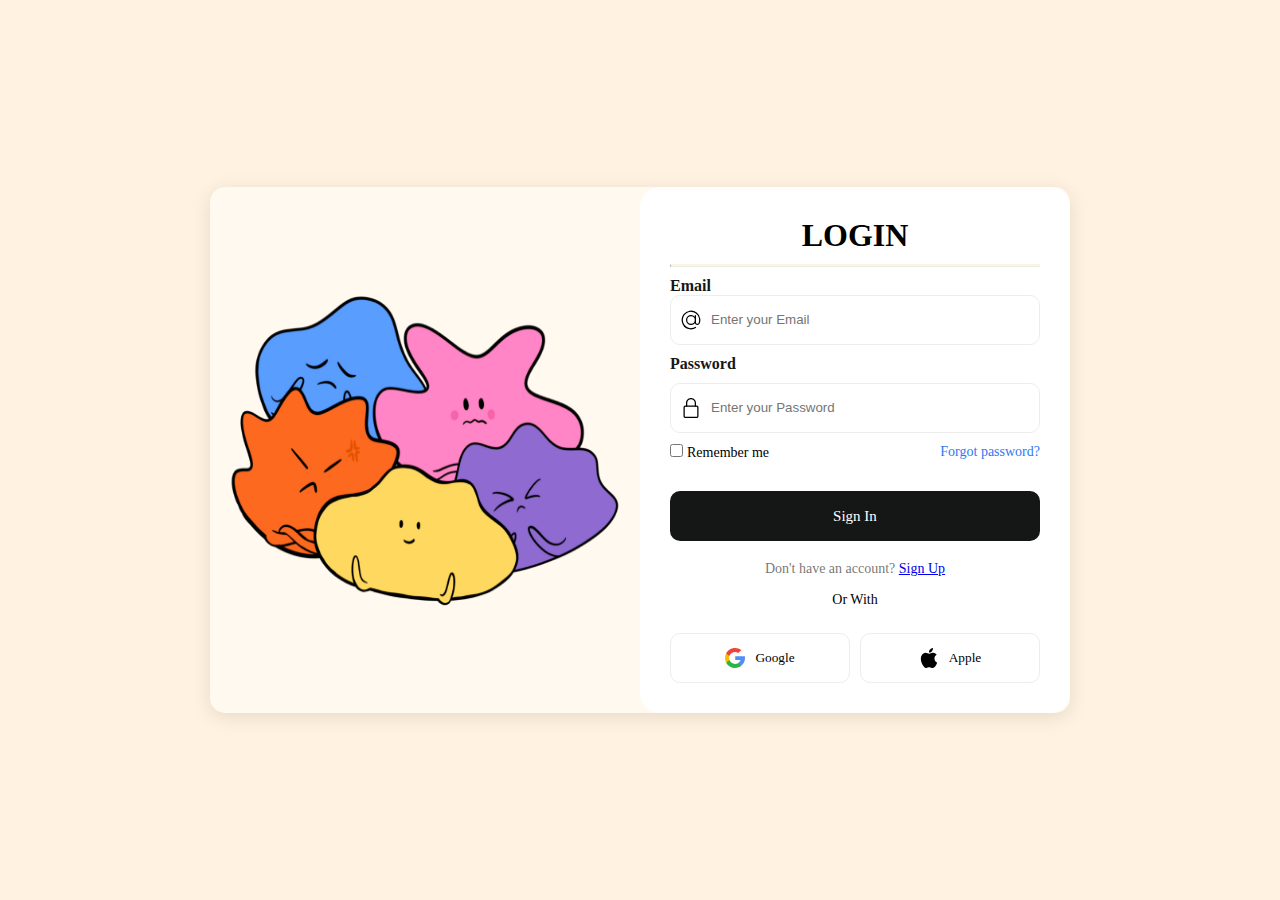
<file: celerates/EmotiCare/login.html>
<!DOCTYPE html>
<html lang="en">
  <head>
    <meta charset="UTF-8" />
    <meta http-equiv="X-UA-Compatible" content="IE=edge" />
    <meta name="viewport" content="width=device-width, initial-scale=1.0" />
    <title>Login</title>
    <link rel="stylesheet" href="login.css" />
  </head>
  <body>
    <div class="container">
      <div class="right">
        <img src="Foto/logo_fix.png" alt="Logo">
      </div>
      <div class="login">
        <form class="Action">
          <h1>Login</h1>
          <hr>
          <div class="flex-column">
            <label>Email </label>
            <div class="inputForm">
              <svg height="20" viewBox="0 0 32 32" width="20" xmlns="http://www.w3.org/2000/svg">
                <g id="Layer_3" data-name="Layer 3">
                  <path d="m30.853 13.87a15 15 0 0 0 -29.729 4.082 15.1 15.1 0 0 0 12.876 12.918 15.6 15.6 0 0 0 2.016.13 14.85 14.85 0 0 0 7.715-2.145 1 1 0 1 0 -1.031-1.711 13.007 13.007 0 1 1 5.458-6.529 2.149 2.149 0 0 1 -4.158-.759v-10.856a1 1 0 0 0 -2 0v1.726a8 8 0 1 0 .2 10.325 4.135 4.135 0 0 0 7.83.274 15.2 15.2 0 0 0 .823-7.455zm-14.853 8.13a6 6 0 1 1 6-6 6.006 6.006 0 0 1 -6 6z"></path>
                </g>
              </svg>
              <input type="text" class="input" placeholder="Enter your Email">
            </div>
          </div>

          <div class="flex-column">
            <label>Password </label></div>
            <div class="inputForm">
              <svg height="20" viewBox="-64 0 512 512" width="20" xmlns="http://www.w3.org/2000/svg">
                <path d="m336 512h-288c-26.453125 0-48-21.523438-48-48v-224c0-26.476562 21.546875-48 48-48h288c26.453125 0 48 21.523438 48 48v224c0 26.476562-21.546875 48-48 48zm-288-288c-8.8125 0-16 7.167969-16 16v224c0 8.832031 7.1875 16 16 16h288c8.8125 0 16-7.167969 16-16v-224c0-8.832031-7.1875-16-16-16zm0 0"></path>
                <path d="m304 224c-8.832031 0-16-7.167969-16-16v-80c0-52.929688-43.070312-96-96-96s-96 43.070312-96 96v80c0 8.832031-7.167969 16-16 16s-16-7.167969-16-16v-80c0-70.59375 57.40625-128 128-128s128 57.40625 128 128v80c0 8.832031-7.167969 16-16 16zm0 0"></path>
              </svg>

              <input type="password" class="input" placeholder="Enter your Password">
            </div>

            <div class="flex-row">
              <div>
              <input type="checkbox">
              <label>Remember me </label>
              </div>
              <span class="span">Forgot password?</span>
            </div>
            <button class="button-submit">Sign In</button>
            <p class="signup">Don't have an account? <a href="signup.html">Sign Up</a> </p>
            <p class="p line">Or With</p>

            <div class="flex-row">
              <button class="btn google">
                <svg version="1.1" width="20" id="Layer_1" xmlns="http://www.w3.org/2000/svg" xmlns:xlink="http://www.w3.org/1999/xlink" x="0px" y="0px" viewBox="0 0 512 512" style="enable-background:new 0 0 512 512;" xml:space="preserve">
              <path style="fill:#FBBB00;" d="M113.47,309.408L95.648,375.94l-65.139,1.378C11.042,341.211,0,299.9,0,256
                c0-42.451,10.324-82.483,28.624-117.732h0.014l57.992,10.632l25.404,57.644c-5.317,15.501-8.215,32.141-8.215,49.456
                C103.821,274.792,107.225,292.797,113.47,309.408z"></path>
              <path style="fill:#518EF8;" d="M507.527,208.176C510.467,223.662,512,239.655,512,256c0,18.328-1.927,36.206-5.598,53.451
                c-12.462,58.683-45.025,109.925-90.134,146.187l-0.014-0.014l-73.044-3.727l-10.338-64.535
                c29.932-17.554,53.324-45.025,65.646-77.911h-136.89V208.176h138.887L507.527,208.176L507.527,208.176z"></path>
              <path style="fill:#28B446;" d="M416.253,455.624l0.014,0.014C372.396,490.901,316.666,512,256,512
                c-97.491,0-182.252-54.491-225.491-134.681l82.961-67.91c21.619,57.698,77.278,98.771,142.53,98.771
                c28.047,0,54.323-7.582,76.87-20.818L416.253,455.624z"></path>
              <path style="fill:#F14336;" d="M419.404,58.936l-82.933,67.896c-23.335-14.586-50.919-23.012-80.471-23.012
                c-66.729,0-123.429,42.957-143.965,102.724l-83.397-68.276h-0.014C71.23,56.123,157.06,0,256,0
                C318.115,0,375.068,22.126,419.404,58.936z"></path>
              
              </svg>
                
                      Google 
                      
              </button>
              <button class="btn apple">
                <svg version="1.1" height="20" width="20" id="Capa_1" xmlns="http://www.w3.org/2000/svg" xmlns:xlink="http://www.w3.org/1999/xlink" x="0px" y="0px" viewBox="0 0 22.773 22.773" style="enable-background:new 0 0 22.773 22.773;" xml:space="preserve">
                  <g> 
                    <g> 
                      <path d="M15.769,0c0.053,0,0.106,0,0.162,0c0.13,1.606-0.483,2.806-1.228,3.675c-0.731,0.863-1.732,1.7-3.351,1.573 c-0.108-1.583,0.506-2.694,1.25-3.561C13.292,0.879,14.557,0.16,15.769,0z"></path>
                      <path d="M20.67,16.716c0,0.016,0,0.03,0,0.045c-0.455,1.378-1.104,2.559-1.896,3.655c-0.723,0.995-1.609,2.334-3.191,2.334 c-1.367,0-2.275-0.879-3.676-0.903c-1.482-0.024-2.297,0.735-3.652,0.926c-0.155,0-0.31,0-0.462,0 c-0.995-0.144-1.798-0.932-2.383-1.642c-1.725-2.098-3.058-4.808-3.306-8.276c0-0.34,0-0.679,0-1.019 c0.105-2.482,1.311-4.5,2.914-5.478c0.846-0.52,2.009-0.963,3.304-0.765c0.555,0.086,1.122,0.276,1.619,0.464 c0.471,0.181,1.06,0.502,1.618,0.485c0.378-0.011,0.754-0.208,1.135-0.347c1.116-0.403,2.21-0.865,3.652-0.648 c1.733,0.262,2.963,1.032,3.723,2.22c-1.466,0.933-2.625,2.339-2.427,4.74C17.818,14.688,19.086,15.964,20.67,16.716z"></path>
                    </g>
                  </g>
                </svg>
              
                      Apple 
                      
              </button>
            </div>
          </form>
        </div>
    </div>
  </body>
</html>
</file>
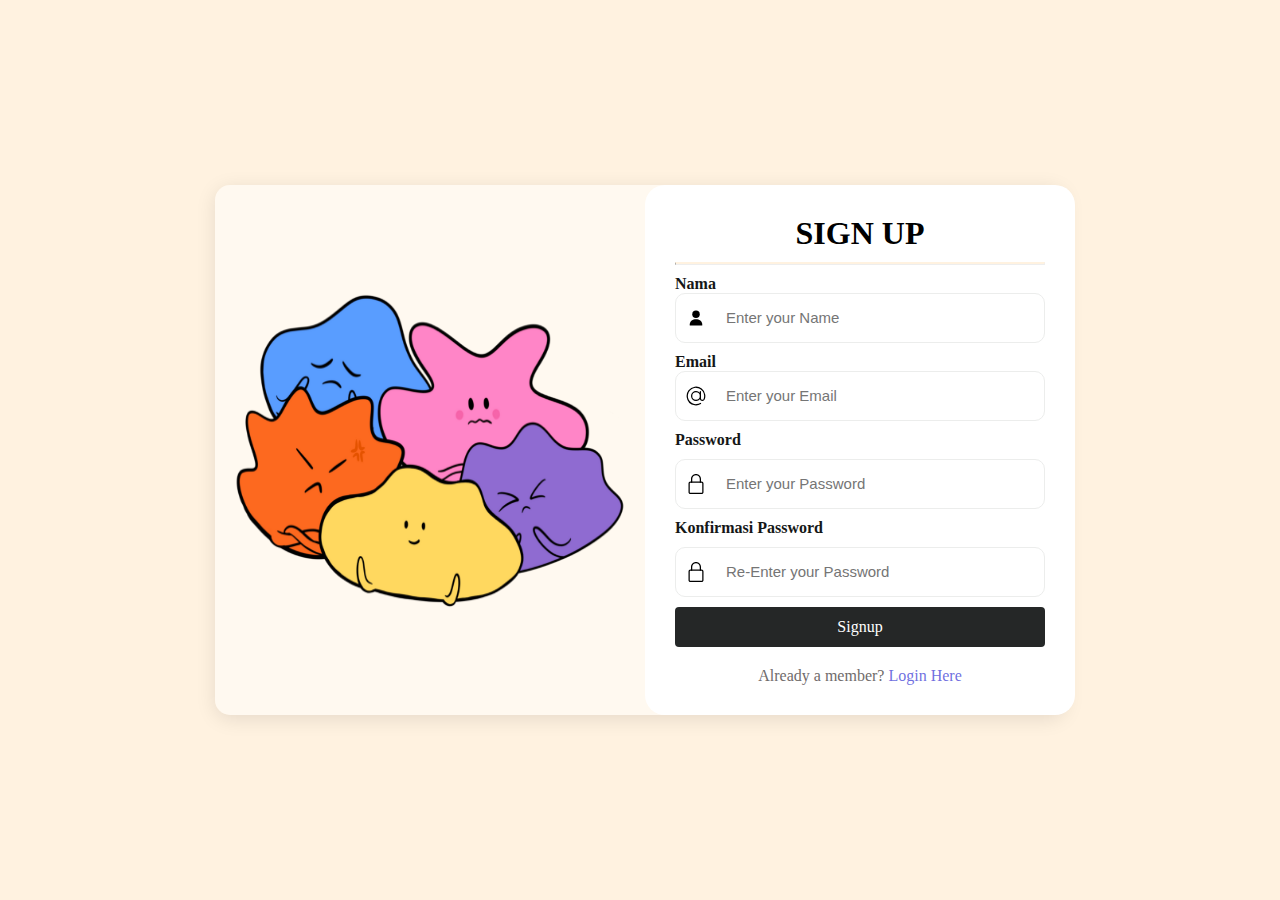
<file: celerates/EmotiCare/signup.html>
<!DOCTYPE html>
<html lang="en">
  <head>
    <meta charset="UTF-8" />
    <meta http-equiv="X-UA-Compatible" content="IE=edge" />
    <meta name="viewport" content="width=device-width, initial-scale=1.0" />
    <title>SignUp</title>
    <link rel="stylesheet" href="signup.css" />
  </head>
  <body>
    <div class="container">
      <div class="right">
        <img src="Foto/logo_fix.png" alt="Logo">
      </div>
      <div class="SignUp">
        <form class="Action">
          <h1>Sign Up</h1>
          <hr>
          <div class="flex-column">
            <label>Nama </label>
            <div class="inputForm">
              <svg height="20" viewBox="0 0 32 32" width="20" xmlns="http://www.w3.org/2000/svg">
                <g id="Layer_1" data-name="Layer 1">
                  <circle cx="16" cy="10" r="6" /> 
                  <path d="M16,18c-5,0-10,3-10,8v2h20v-2C26,21,21,18,16,18z"/> 
                </g>
              </svg>
              <input type="text" class="input" placeholder="Enter your Name">
            </div>
          </div>

          <div class="flex-column">
            <label>Email </label>
            <div class="inputForm">
              <svg height="20" viewBox="0 0 32 32" width="20" xmlns="http://www.w3.org/2000/svg">
                <g id="Layer_3" data-name="Layer 3">
                  <path d="m30.853 13.87a15 15 0 0 0 -29.729 4.082 15.1 15.1 0 0 0 12.876 12.918 15.6 15.6 0 0 0 2.016.13 14.85 14.85 0 0 0 7.715-2.145 1 1 0 1 0 -1.031-1.711 13.007 13.007 0 1 1 5.458-6.529 2.149 2.149 0 0 1 -4.158-.759v-10.856a1 1 0 0 0 -2 0v1.726a8 8 0 1 0 .2 10.325 4.135 4.135 0 0 0 7.83.274 15.2 15.2 0 0 0 .823-7.455zm-14.853 8.13a6 6 0 1 1 6-6 6.006 6.006 0 0 1 -6 6z"></path>
                </g>
              </svg>
              <input type="text" class="input" placeholder="Enter your Email">
            </div>
          </div>

          <div class="flex-column">
            <label>Password </label>
          </div>
            <div class="inputForm">
              <svg height="20" viewBox="-64 0 512 512" width="20" xmlns="http://www.w3.org/2000/svg">
                <path d="m336 512h-288c-26.453125 0-48-21.523438-48-48v-224c0-26.476562 21.546875-48 48-48h288c26.453125 0 48 21.523438 48 48v224c0 26.476562-21.546875 48-48 48zm-288-288c-8.8125 0-16 7.167969-16 16v224c0 8.832031 7.1875 16 16 16h288c8.8125 0 16-7.167969 16-16v-224c0-8.832031-7.1875-16-16-16zm0 0"></path>
                <path d="m304 224c-8.832031 0-16-7.167969-16-16v-80c0-52.929688-43.070312-96-96-96s-96 43.070312-96 96v80c0 8.832031-7.167969 16-16 16s-16-7.167969-16-16v-80c0-70.59375 57.40625-128 128-128s128 57.40625 128 128v80c0 8.832031-7.167969 16-16 16zm0 0"></path>
              </svg>

              <input type="password" class="input" placeholder="Enter your Password">
            </div>

            <div class="flex-column">
              <label>Konfirmasi Password</label>
          </div>
          <div class="inputForm">
              <svg height="20" viewBox="-64 0 512 512" width="20" xmlns="http://www.w3.org/2000/svg">
                  <path d="m336 512h-288c-26.453125 0-48-21.523438-48-48v-224c0-26.476562 21.546875-48 48-48h288c26.453125 0 48 21.523438 48 48v224c0 26.476562-21.546875 48-48 48zm-288-288c-8.8125 0-16 7.167969-16 16v224c0 8.832031 7.1875 16 16 16h288c8.8125 0 16-7.167969 16-16v-224c0-8.832031-7.1875-16-16-16zm0 0"></path>
                  <path d="m304 224c-8.832031 0-16-7.167969-16-16v-80c0-52.929688-43.070312-96-96-96s-96 43.070312-96 96v80c0 8.832031-7.167969 16-16 16s-16-7.167969-16-16v-80c0-70.59375 57.40625-128 128-128s128 57.40625 128 128v80c0 8.832031-7.167969 16-16 16zm0 0"></path>
              </svg>
              <input type="password" class="input" id="confirmPassword" placeholder="Re-Enter your Password">
          </div>
          <p class="error" id="errorMessage">Passwords do not match.</p>

          <input type="submit" id="submitButton" value="Signup" />
          <span> Already a member? <a href="login.html">Login Here</a></span>
        </form>
      </div>
    </div>
    <script src="scripts.js" type="text/javascript"></script>
  </body>
</html>
</file>
<file: Portofolio Niken/styles.css>
body {
  font-family: Arial, sans-serif;
  color: #333;
}

h1 {
  font-size: 1.5rem;
}

.intro h2 {
  font-size: 3rem;
  color: #407bff;
}

.intro h3 {
  font-size: 2.5rem;
  color: #f5cc33;
}

.circle {
  width: 20px;
  height: 20px;
  border-radius: 50%;
}

#about h2 {
  font-size: 2.5rem;
  font-weight: bold;
  color: #333; /* Dark text color for contrast */
}

.progress-bar {
  background-color: #ffc107; /* Custom yellow color for progress bars */
}

.progress {
  height: 20px;
  border-radius: 10px;
}

h5 {
  font-weight: bold;
  margin-bottom: 10px;
}

/*sevice*/
section.services {
  text-align: center;
  padding: 20px;
  background-color: #fff;
  border-radius: 8px;
  margin-bottom: 100px;
}

.section-title {
  font-size: 2.5rem;
  font-weight: bold;
  color: #333;
  margin-bottom: 50px;
}

.section-description {
  font-size: 16px;
  color: #666;
  margin-bottom: 30px;
  max-width: 600px;
  margin: 0 auto 40px auto;
}

.container {
  position: relative;
  display: flex;
  justify-content: center;
  align-items: center;
}

.container .glass {
  position: relative;
  width: 180px;
  height: 200px;
  background: linear-gradient(#fff2, transparent);
  border: 1px solid rgba(255, 255, 255, 0.1);
  box-shadow: 0 25px 25px rgba(0, 0, 0, 0.25);
  display: flex;
  justify-content: center;
  align-items: center;
  transition: 0.5s;
  border-radius: 10px;
  margin: 0 -45px;
  backdrop-filter: blur(10px);
  transform: rotate(calc(var(--r) * 1deg));
}

.container:hover .glass {
  transform: rotate(0deg);
  margin: 0 10px;
}

.container .glass::before {
  content: attr(data-text);
  position: absolute;
  bottom: 0;
  width: 100%;
  height: 40px;
  background: #c0c0c0;
  display: flex;
  justify-content: center;
  align-items: center;
  color: #fff;
}

.container .glass svg {
  font-size: 2.5em;
  fill: #c0c0c0;
}

.experience-section {
  text-align: center;
  padding: 20px 0;
  padding: 20px;
}

.experience-section h2 {
  font-size: 36px;
  font-weight: bold;
  margin-bottom: 10px;
}

.experience-section p {
  font-size: 18px;
  color: #666;
  margin-bottom: 30px;
}

.experience-container {
  display: flex;
  flex-wrap: wrap;
  justify-content: center;
  gap: 20px;
}

.experience-box {
  background-color: #e0e0e0e2;
  width: 250px;
  padding: 20px;
  text-align: center;
  border-radius: 10px;
  box-shadow: 0 4px 8px rgba(0, 0, 0, 0.1);
}

.experience-box img {
  width: 50px;
  margin-bottom: 20px;
}

.experience-box h3 {
  font-size: 22px;
  margin-bottom: 10px;
}

.experience-box p {
  font-size: 16px;
  color: #666;
}

/* organisasi */
.Organization-section {
  text-align: center;
  padding: 20px;
  margin-bottom: 100px;
}

.Organization-section h2 {
  font-size: 36px;
  font-weight: bold;
  margin-bottom: 10px;
}

.Organization-section p {
  font-size: 18px;
  color: #666;
  margin-bottom: 30px;
}

.Organization-section {
  display: flex;
  flex-direction: column;
  align-items: center;
}

.Organization-section .card-container {
  display: flex; /* Changed to flexbox for horizontal alignment */
  gap: 20px; /* Space between the cards */
}

.card {
  display: flex;
  flex-direction: column;
  height: 280px;
  width: 200px;
  background-color: #407bff;
  border-radius: 10px;
  box-shadow: -1rem 0 3rem #00000044;
  margin-left: -80px;
  transition: 0.4s ease-out;
  position: relative;
  left: 0px;
}

.card:not(:first-child) {
  margin-left: -50px;
}

.card:hover {
  transform: translateY(-20px);
  transition: 0.4s ease-out;
  text-shadow: 2px 2px 8px #6e5b94;
}

.card:hover ~ .card {
  position: relative;
  left: 50px;
  transform: rotateX(-15deg) rotateY(10deg);
  transition: 0.4s ease-out;
}

.title-1 {
  color: #ffffff;
  font-size: 28px;
  font-weight: 800;
  position: absolute;
  left: 20px;
  top: 15px;
}

.org-btn {
  position: absolute;
  top: 195px;
  margin: 0 20px;
  width: 120px;
  height: 32px;
  border-radius: 8px;
  border: none;
  background-color: #4a2f7c;
  color: #fff;
  transition: 0.4s ease-out;
}

.org-btn:hover {
  transition: 0.4s ease-out;
  background-color: #4a2f7c;
  color: #ffffff;
  box-shadow: 0px 0px 20px rgba(157, 71, 255, 0.5),
    0px 5px 5px -1px rgba(163, 58, 233, 0.25),
    inset 4px 4px 8px rgba(219, 175, 255, 0.5),
    inset -4px -4px 8px rgba(137, 19, 216, 0.35);
}

.bar {
  position: relative;
  top: 250px;
  height: 5px;
  width: 100%;
}

.emptybar {
  background-color: #201c29;
  width: 100%;
  height: 100%;
}

.filledbar {
  position: absolute;
  top: 0px;
  z-index: 3;
  width: 0px;
  height: 100%;
  background: #d059ff;
  background: linear-gradient(90deg, #6831cfab, #a777ff 100%);
  transition: 0.6s ease-out;
}

.card:hover .filledbar {
  width: 100%;
  transition: 0.4s ease-out;
}

.content {
  position: absolute;
  padding: 20px;
  top: 60px;
  color: #eae0fd;
  font-size: 0.7rem;
}

.stroke {
  stroke: white;
  stroke-dasharray: 360;
  stroke-dashoffset: 360;
  transition: 0.6s ease-out;
}

.card:hover .stroke {
  stroke-dashoffset: 100;
  transition: 0.6s ease-out;
}


.Organization-section {
  display: flex;
  flex-direction: column;
  align-items: center;
}
a {
  text-decoration: none;
}

footer {
    background-color: #007bff;
    color: white;
    padding: auto;
    text-align: center;
    margin-top: 30px;
}

.footer-container {
    display: flex;
    flex-direction: column;
    align-items: center;
    justify-content: space-between;
    gap: 20px;
}

.footer-logo {
    display: flex;
    align-items: center;
}

.logo-circle {
    width: 40px;
    height: 40px;
    background-color: #f5cc33; 
    border-radius: 50%;
    display: inline-block;
    margin-right: 10px;
    border: 5px solid #007bff; 
}

.logo-text {
    font-size: 1.5rem;
    font-weight: bold;
}

.footer-nav ul {
    display: flex;
    gap: 15px;
    list-style: none;
    padding: 0;
    margin: 10px 0;
}

.footer-nav ul li a {
    color: white;
    text-decoration: none;
    font-size: 1rem;
    font-weight: bold;
}

.footer-nav ul li a:hover {
    text-decoration: underline;
}

.back-to-top button {
    background-color: #f5cc33;
    color: #007bff;
    padding: 10px 20px;
    border: none;
    border-radius: 20px;
    cursor: pointer;
    font-size: 1rem;
    font-weight: bold;
    margin-top: 20px;
    transition: background-color 0.3s ease;
}

.back-to-top button:hover {
    background-color: #ffc107; 
}

.footer-bottom {
    background-color: #f5cc33; 
    text-align: center;
    padding: 10px 0;
    margin-top: 20px;
}

.footer-bottom p {
    color: #fff;
    font-size: 1rem;
    margin: 0;
}

.footer-brand {
    font-weight: bold;
    color: #fff;
}
</file>
<file: celerates/EmotiCare/home-page-styles.css>
body{
  margin: 0;
  font-family: Literata;
  background-color: #FFF2E0;
}
/* Background gradient */
.main-section {
  background-image: url(Foto/home_crop.PNG);
  background-color: #FFE5B4;
  background-position: center;
  background-repeat: no-repeat;
  background-size: contain;
  height: 100vh;
  display: flex;
  justify-content: space-between;
  align-items: center;
  flex-direction: column;
  padding: 100px 0 0 0;
}

.main-content {
  display: flex;
  justify-content: space-between;
  align-items: center;
  max-width: 1300px;
  width: 100%;
}

/* Text Section Styling */
.main-text {
  max-width: 60%; /* Adjust this for text width */
}

.main-text h1 {
  font-size: 72px;
  font-weight: bold;
  margin-bottom: 20px;
}

.main-text p {
  font-size: 24px;
  margin-bottom: 30px;
}

/* Image Section Styling */
.main-image img {
  max-width: 500px; /* Control image size */
  height: auto;
}

.main-image {
  flex: 1;
  display: flex;
  justify-content: flex-end; /* Aligns image to the right */
}

h1, p {
    color: #111827;
    margin-bottom: 20px;
}

h1 {
    font-weight: bold;
}

.btn-lg {
    padding: 10px 30px;
}

/*navbar*/
.navbar {
  background-color: rgba(255, 229, 180, 0.9); /* Kuning dengan transparansi 80% */
}

.navbar-light .navbar-nav .nav-link {
  color: #111827;
  font-weight: normal;  /* Remove bold */
  padding: 10px 15px;
}

/* Hover effect: underline and bold */
.navbar-light .navbar-nav .nav-link:hover {
  font-weight: bold;
  text-decoration: underline;
}

/* Align buttons to the right */
.navbar-nav.ms-auto .btn {
  margin-left: 10px;
}

/*home page*/
.cta {
  position: relative;
  margin: auto;
  padding: 12px 18px;
  transition: all 0.2s ease;
  border: none;
  background: none;
  cursor: pointer;
}
  
.cta:before {
  content: "";
  position: absolute;
  top: 0;
  left: 0;
  display: block;
  border-radius: 50px;
  background: #2D3648;
  width: 45px;
  height: 45px;
  transition: all 0.3s ease;
}
  
.cta span {
  position: relative;
  font-family: "Ubuntu", sans-serif;
  font-size: 18px;
  font-weight: 700;
  letter-spacing: 0.05em;
  color: #ffffff;
}
  
.cta svg {
  position: relative;
  top: 0;
  margin-left: 10px;
  fill: none;
  stroke-linecap: round;
  stroke-linejoin: round;
  stroke: #ffffff;
  stroke-width: 2;
  transform: translateX(-5px);
  transition: all 0.3s ease;
}
  
.cta:hover:before {
  width: 100%;
  background: #2D3648;
}
  
.cta:hover svg {
  transform: translateX(0);
}
  
.cta:active {
  transform: scale(0.95);
}

/* Beranda section */
.custom-hr {
  width: 1304px;
  height: 2px;
  background-color: #000000; 
  margin: auto;
}

section {
  background-color: #FFF2E0;
}

/* Card styles */
.card {
  border: 1px solid #dee2e6;
  transition: box-shadow 0.3s ease;
  display: flex;
  flex-direction: column;
}

.card:hover {
  box-shadow: 0 4px 15px rgba(0, 0, 0, 0.1);
}

.card-body {
  text-align: left;
  display: flex;
  flex-direction: column;
  flex-grow: 1;
}

.card-title {
  font-size: 1.5rem;
}

/*Card Buttons*/
.button {
  padding: 15px 20px;
  border: none;
  outline: none;
  background-color: #151515;
  color: #eee;
  border-radius: 7px;
  font-weight: 600;
  cursor: pointer;
  transition: all 0.25s ease-out;
}

.btn-dark {
  background-color: #111827;
  border-color: #111827;
}

.btn-dark:hover {
  background-color: #000;
  border-color: #000;
}

.mt-auto {
  margin-top: auto;
}

.motivational-section {
  text-align: center;
  background-color: #FFF2E0;
}

.motivational-section h1 {
  font-weight: bold;
  margin-bottom: 20px;
}

.motivational-section p {
  color: #6c757d;
  font-size:22px;
}

.tips-container {
  display: flex;
  flex-direction: column;
}

.tips-section{
  flex-direction: column;
  align-items: center;
  width: 1304px;
  margin-bottom: 1000px;;
  margin: auto;
  display: flex;
}
.tips-section img {
  display: block;
  margin: 0 auto; /* Add this to center the image horizontally */
}

.tips-title {
  font-size: 42px;
  font-weight: bold;
  color: #333;
  margin-bottom: 15px;
}

.tips-text {
  font-size: 21px;
  color: #555;
}

.row {
  margin-bottom: 50px;
}

footer {
  background-color: #1E1E2F;
  padding: 20px;
  text-align: center;
}

.footer-content {
  display: flex;
  align-items: center;
  justify-content: space-between;
  max-width: 1200px;
  margin: 0 auto;
}

.logo img {
  width: 50px;
}

.links {
  display: flex;
  gap: 20px;
}

.links a {
  color: white;
  text-decoration: none;
  font-size: 14px;
}

.links a:hover {
  text-decoration: underline;
}

.copyright {
  margin-top: 0; 
  font-size: 12px;
  text-align: left;
  margin-left: 100px;
}

.copyright p{
  color: #ffffff;
}
</file>
<file: celerates/EmotiCare/abouUs.css>
* {
  margin: 0;
  padding: 0;
  box-sizing: border-box;
}

/* Navbar styles */
.navbar {
  background-color: rgba(255, 229, 180, 0.9); /* Kuning dengan transparansi 80% */
}

.navbar-light .navbar-nav .nav-link {
  color: #111827;
  font-weight: normal; /* Remove bold */
  padding: 10px 15px;
}

/* Hover effect: underline and bold */
.navbar-light .navbar-nav .nav-link:hover {
  font-weight: bold;
  text-decoration: underline;
}

/* Align buttons to the right */
.navbar-nav.ms-auto .btn {
  margin-left: 10px;
}

body {
  margin: 0;
  font-family: Literata;
  background-color: #fff2e0;
}

.header {
  background-image: url(Foto/home_crop.PNG);
  background-position: center;
  background-repeat: no-repeat;
  background-size: contain;
  height: 100vh;
  display: flex;
  justify-content: center;
  align-items: center;
  text-align: center;
  flex-direction: column;
  padding: 0;
}

.header h1 {
  font-size: 72px;
  font-weight: bold;
  margin-bottom: 20px;
}

.header p {
  font-size: 24px;
  margin-bottom: 30px;
}

.content {
  flex-direction: column;
  align-items: center;
  width: 1304px;
  margin-bottom: 1000px;
  margin: auto;
  display: flex;
}
.content img {
  display: block;
  margin: 0 auto; /* Add this to center the image horizontally */
}

.text {
  font-size: 28px;
  font-weight: bold;
  color: #333;
}

.row {
  margin-bottom: 20px;
}

footer {
  background-color: #1e1e2f;
  padding: 20px;
  text-align: center;
}

.footer-content {
  display: flex;
  align-items: center;
  justify-content: space-between;
  max-width: 1200px;
  margin: 0 auto;
}

.logo img {
  width: 50px;
}

.links {
  display: flex;
  gap: 20px;
}

.links a {
  color: white;
  text-decoration: none;
  font-size: 14px;
}

.links a:hover {
  text-decoration: underline;
}

.copyright {
  margin-top: 0;
  font-size: 12px;
  text-align: left;
  margin-left: 100px;
}

.copyright p {
  color: #ffffff;
}
</file>
<file: celerates/EmotiCare/login.css>
* {
  margin: 0;
  padding: 0;
  box-sizing: border-box;
  font-family: Literata;
}

body {
  display: flex;
  justify-content: center;
  align-items: center;
  min-height: 100vh;
  background: #FFF2E0;
}

.container {
  width: 100%;
  display: flex;
  max-width: 860px;
  background: rgba(255, 255, 255, 0.5);
  border-radius: 15px;
  box-shadow: 0px 4px 20px rgba(0, 0, 0, 0.1);
}

.login {
  width: 400px;
}

form {
  display: flex;
  flex-direction: column;
  gap: 10px;
  background-color: #ffffff;
  padding: 30px;
  width: 430px;
  border-radius: 20px;
}

h1 {
  margin: 20ps;
  text-align: center;
  font-weight: bolder;
  text-transform: uppercase;
}

hr {
  border-top: 2px solid #FFF2E0;
}

.right img {
  width: 430px;
  height: 100%;
  border-top-right-radius: 15px;
  border-bottom-right-radius: 15px;
}

.flex-column > label {
  color: #151717;
  font-weight: 600;
}

::placeholder {
  font-family: -apple-system, BlinkMacSystemFont, 'Segoe UI', Roboto, Oxygen, Ubuntu, Cantarell, 'Open Sans', 'Helvetica Neue', sans-serif;
}

.form button {
  align-self: flex-end;
}

.inputForm {
  border: 1.5px solid #ecedec;
  border-radius: 10px;
  height: 50px;
  display: flex;
  align-items: center;
  padding-left: 10px;
  transition: 0.2s ease-in-out;
}

.input {
  margin-left: 10px;
  border-radius: 10px;
  border: none;
  width: 85%;
  height: 100%;
}

.input:focus {
  outline: none;
}

.inputForm:focus-within {
  border: 1.5px solid #2d79f3;
}

.flex-row {
  display: flex;
  flex-direction: row;
  align-items: center;
  gap: 10px;
  justify-content: space-between;
}

.flex-row > div > label {
  font-size: 14px;
  color: black;
  font-weight: 400;
}

.span {
  font-size: 14px;
  margin-left: 5px;
  color: #2d79f3;
  font-weight: 500;
  cursor: pointer;
}

.button-submit {
  margin: 20px 0 10px 0;
  background-color: #151717;
  border: none;
  color: white;
  font-size: 15px;
  font-weight: 500;
  border-radius: 10px;
  height: 50px;
  width: 100%;
  cursor: pointer;
}

.button-submit:hover {
  background-color: #252727;
}

.message, .signup {
  color: rgba(88, 87, 87, 0.822);
  font-size: 14px;
}

.signup {
  text-align: center;
}

.p {
  text-align: center;
  color: black;
  font-size: 14px;
  margin: 5px 0;
}

.btn {
  margin-top: 10px;
  width: 100%;
  height: 50px;
  border-radius: 10px;
  display: flex;
  justify-content: center;
  align-items: center;
  font-weight: 500;
  gap: 10px;
  border: 1px solid #ededef;
  background-color: white;
  cursor: pointer;
  transition: 0.2s ease-in-out;
}

.btn:hover {
  border: 1px solid #2d79f3;
  ;
}
</file>
<file: celerates/EmotiCare/signup.css>
* {
  margin: 0;
  padding: 0;
  box-sizing: border-box;
  font-family: Literata;
}
  
body {
  display: flex;
  justify-content: center;
  align-items: center;
  min-height: 100vh;
  background: #FFF2E0;
}
  
.container {
  width: 100%;
  display: flex;
  max-width: 850px;
  background: rgba(255, 255, 255, 0.5);
  border-radius: 15px;
  box-shadow: 0px 4px 20px rgba(0, 0, 0, 0.1);
}

form {
  display: flex;
  flex-direction: column;
  gap: 10px;
  background-color: #ffffff;
  padding: 30px;
  width: 430px;
  border-radius: 20px;
}

h1 {
  margin: 20ps;
  text-align: center;
  font-weight: bolder;
  text-transform: uppercase;
}
  
hr {
  border-top: 2px solid #FFF2E0;
}
  
.right img {
  width: 430px;
  height: 100%;
  border-top-right-radius: 15px;
  border-bottom-right-radius: 15px;
}

.flex-column > label {
  color: #151717;
  font-weight: 600;
}

::placeholder {
  font-family: -apple-system, BlinkMacSystemFont, 'Segoe UI', Roboto, Oxygen, Ubuntu, Cantarell, 'Open Sans', 'Helvetica Neue', sans-serif;
}

.form button {
  align-self: flex-end;
}

.inputForm {
  border: 1.5px solid #ecedec;
  border-radius: 10px;
  height: 50px;
  display: flex;
  align-items: center;
  padding-left: 10px;
  transition: 0.2s ease-in-out;
}

.input {
  margin-left: 10px;
  border-radius: 10px;
  border: none;
  width: 85%;
  height: 100%;
}

.error {
    color: red;
    font-size: 12px;
    display: none;
}

input[type="button"]:disabled {
  background-color: #ccc;
  cursor: not-allowed;
}
.input:focus {
  outline: none;
}

input[type="submit"] {
  padding: 10px 20px;
  font-size: 16px;
  background-color: #252727;
  color: white;
  border: none;
  border-radius: 4px;
  cursor: pointer;
}
input[type="submit"]:disabled {
  background-color: #ccc;
  cursor: not-allowed;
}

.inputForm:focus-within {
  border: 1.5px solid #2d79f3;
}

form input {
  height: 40px;
  outline: none;
  border: 1px solid #cccccc;
  padding: 10px;
  font-size: 15px;
  border-radius: 8px;
}
form input[type="button"] {
  background-color: rgba(17, 17, 226, 0.562);
  color: #ffffff;
  font-size: 17px;
}
form span {
  text-align: center;
  font-size: 16px;
  padding-top: 10px;
  color: #706b6b;
}
form span a {
  text-decoration: none;
  color: rgba(36, 36, 207, 0.671);
  font-weight: 500;
}
</file>
